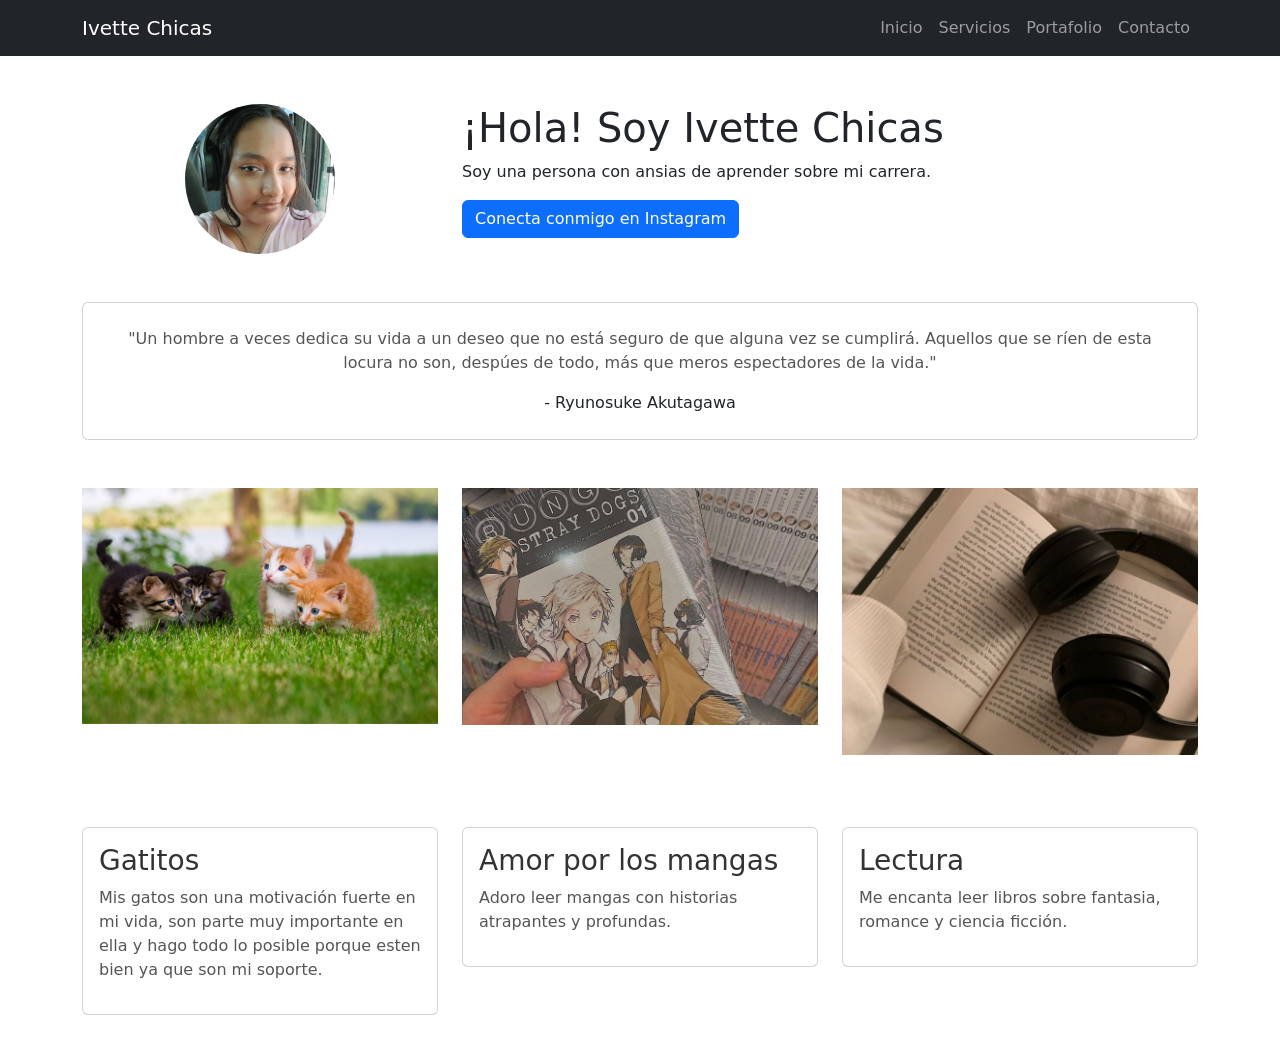
<file: Parcial II/index.html>
<!DOCTYPE html>
<html lang="en">
<head>
    <meta charset="UTF-8">
    <meta name="viewport" content="width=device-width, initial-scale=1.0">
    <title>Perfil personal - Ivette Chicas</title>
    <link rel="stylesheet" href="css/styles.css">
    <link rel="stylesheet" href="https://cdnjs.cloudflare.com/ajax/libs/bootstrap/5.3.0/css/bootstrap.min.css">
</head>
<body>
    <nav class="navbar navbar-expand-lg navbar-dark bg-dark">
        <div class="container">
            <a class="navbar-brand" href="index.html">Ivette Chicas</a>
            <button class="navbar-toggler" type="button" data-bs-toggle="collapse" data-bs-target="#navbarNav">
                <span class="navbar-toggler-icon"></span>
            </button>
            <div class="collapse navbar-collapse" id="navbarNav">
                <ul class="navbar-nav ms-auto">
                    <li class="nav-item"><a class="nav-link" href="index.html">Inicio</a></li>
                    <li class="nav-item"><a class="nav-link" href="servicios.html">Servicios</a></li>
                    <li class="nav-item"><a class="nav-link" href="portafolio.html">Portafolio</a></li>
                    <li class="nav-item"><a class="nav-link" href="contacto.html">Contacto</a></li>
                </ul>
            </div>
        </div>
    </nav>
    <section class="container my-5">
        <div class="row">
            <div class="col-md-4 text-center">
                <img src="img/ryu.jpeg" alt="Foto de perfil" class="rounded-circle img-fluid">
            </div>
            <div class="col-md-8">
                <h1>¡Hola! Soy Ivette Chicas</h1>
                <p>Soy una persona con ansias de aprender sobre mi carrera.</p>
                <a href="https://www.instagram.com/?hl=es" target="_blank" class="btn btn-primary">Conecta conmigo en Instagram</a>
    </section>
    <section class="container text-center my-5">
        <div class="card p-4">
            <p>"Un hombre a veces dedica su vida a un deseo que no está seguro de que alguna vez se cumplirá. Aquellos que se ríen de esta locura no son, despúes de todo, más que meros espectadores de la vida."</p>
            <footer>- Ryunosuke Akutagawa</footer>
        </div>
    </section>
    <section class="container my-5">
        <div class="row">
            <div class="col-lg-4 col-md-6 col-sm-12 mb-4">
                <img src="img/gatitos.jpg" alt="Imagen 1" class="img-fluid">
            </div>
            <div class="col-lg-4 col-md-6 col-sm-12 mb-4">
                <img src="img/descarga (8).jpg" alt="Imagen 2" class="img-fluid">
            </div>
            <div class="col-lg-4 col-md-6 col-sm-12 mb-4">
                <img src="img/lectura.jpg" class="img-fluid">
            </div>
        </div>
    </section>

    <section class="container my-5">
        <div class="row">
            <div class="col-lg-4 col-md-6 col-sm-12">
                <div class="card p-3">
                    <h3>Gatitos</h3>
                    <p>Mis gatos son una motivación fuerte en mi vida, son parte muy importante en ella y hago todo lo posible porque esten bien ya que son mi soporte.</p>
                </div>
            </div>
            <div class="col-lg-4 col-md-6 col-sm-12">
                <div class="card p-3">
                    <h3>Amor por los mangas</h3>
                    <p>Adoro leer mangas con historias atrapantes y profundas.</p>
                </div>
            </div>
            <div class="col-lg-4 col-md-6 col-sm-12">
                <div class="card p-3">
                    <h3>Lectura</h3>
                    <p>Me encanta leer libros sobre fantasia, romance y ciencia ficción.</p>
                </div>
            </div>
        </div>
    </section>

    <script src="https://cdnjs.cloudflare.com/ajax/libs/bootstrap/5.3.0/js/bootstrap.bundle.min.js"></script>
</body>
</html>

</body>
</html>
</file>
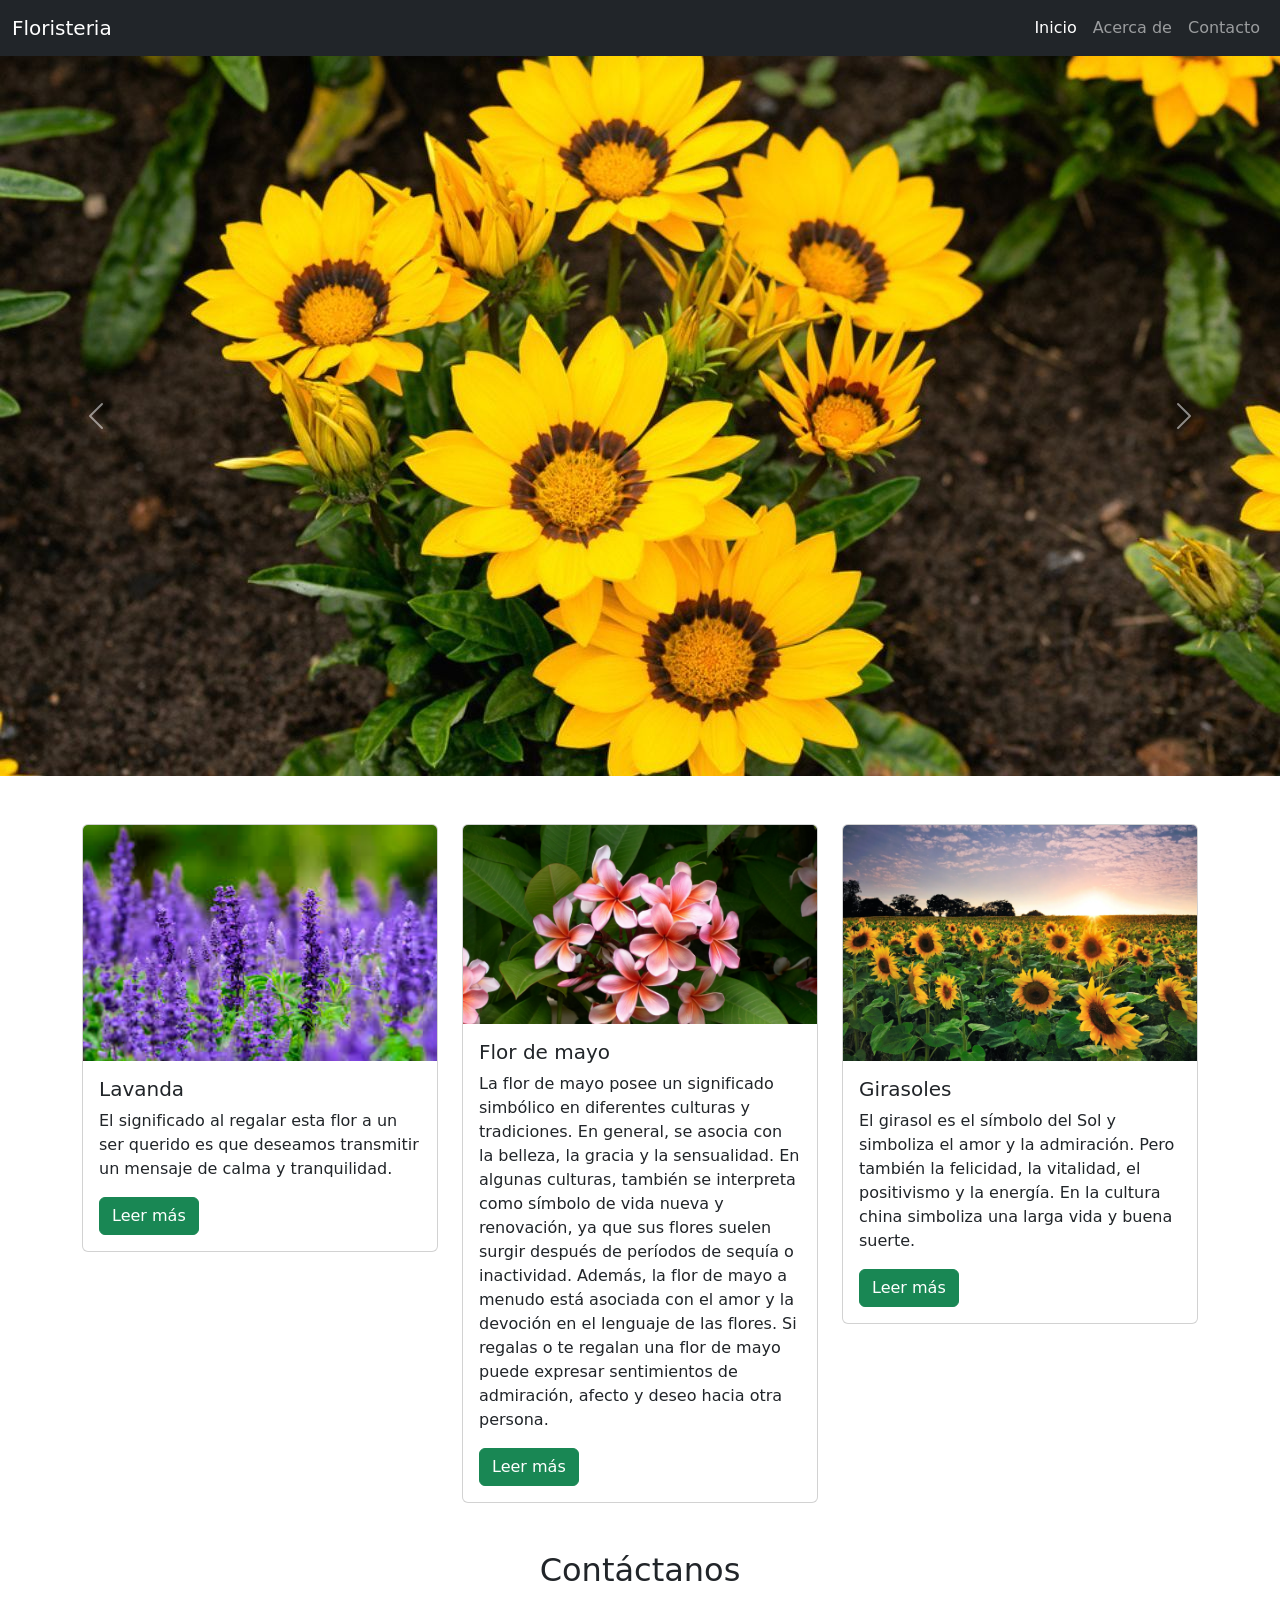
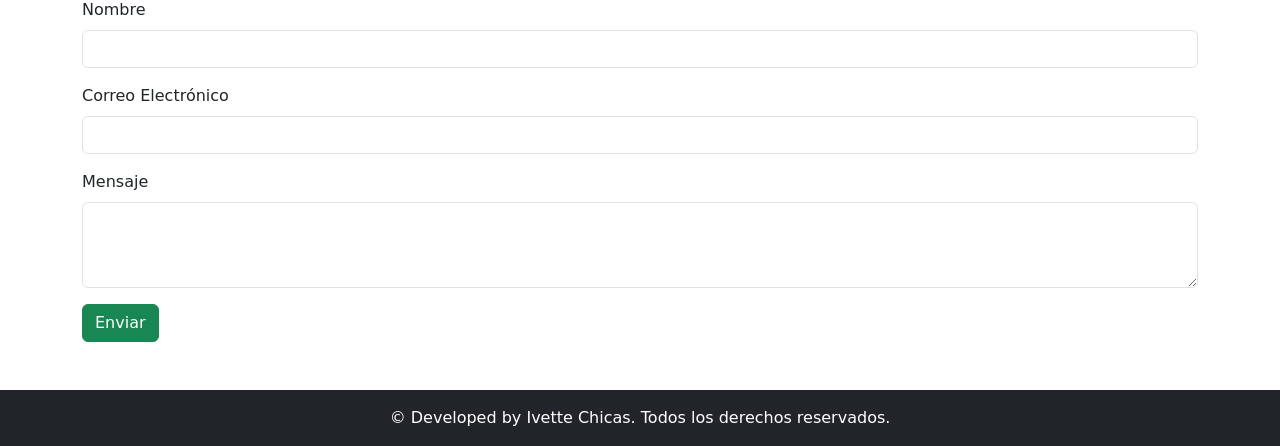
<file: Parcial/parcial.html>
<!DOCTYPE html>
<html lang="es">
<head>
    <meta charset="UTF-8">
    <meta name="viewport" content="width=device-width, initial-scale=1.0">
    <title>Mi floristeria</title>
    <link href="https://cdn.jsdelivr.net/npm/bootstrap@5.3.0/dist/css/bootstrap.min.css" rel="stylesheet">
</head>
<body>
    
    <nav class="navbar navbar-expand-lg navbar-dark bg-dark">
        <div class="container-fluid">
            <a class="navbar-brand" href="#">Floristeria</a>
            <button class="navbar-toggler" type="button" data-bs-toggle="collapse" data-bs-target="#navbarNav" aria-controls="navbarNav" aria-expanded="false" aria-label="Toggle navigation">
                <span class="navbar-toggler-icon"></span>
            </button>
            <div class="collapse navbar-collapse" id="navbarNav">
                <ul class="navbar-nav ms-auto">
                    <li class="nav-item">
                        <a class="nav-link active" aria-current="page" href="#">Inicio</a>
                    </li>
                    <li class="nav-item">
                        <a class="nav-link" href="#">Acerca de</a>
                    </li>
                    <li class="nav-item">
                        <a class="nav-link" href="#">Contacto</a>
                    </li>
                </ul>
            </div>
        </div>
    </nav>

  
    <div id="carouselExampleCaptions" class="carousel slide" data-bs-ride="carousel">
        <div class="carousel-inner">
            <div class="carousel-item active">
                <img src="img/flores-amarrillas.jpg" class="d-block w-100" alt="...">
            </div>
            <div class="carousel-item">
                <img src="img/images (2).jpg" class="d-block w-100" alt="...">
            </div>
            <div class="carousel-item">
                <img src="img/tipos-de-flores-azules-jpg-154626-1024x576.jpg" class="d-block w-100" alt="...">
            </div>
        </div>
        <button class="carousel-control-prev" type="button" data-bs-target="#carouselExampleCaptions" data-bs-slide="prev">
            <span class="carousel-control-prev-icon" aria-hidden="true"></span>
            <span class="visually-hidden">Previous</span>
        </button>
        <button class="carousel-control-next" type="button" data-bs-target="#carouselExampleCaptions" data-bs-slide="next">
            <span class="carousel-control-next-icon" aria-hidden="true"></span>
            <span class="visually-hidden">Next</span>
        </button>
    </div>

    <div class="container mt-5">
        <div class="row row-cols-1 row-cols-md-2 row-cols-lg-3 g-4">
            <div class="col">
                <div class="card">
                    <img src="img/images (1).jpg" class="card-img-top" alt="...">
                    <div class="card-body">
                        <h5 class="card-title">Lavanda</h5>
                        <p class="card-text">El significado al regalar esta flor a un ser querido es que deseamos transmitir un mensaje de calma y tranquilidad.</p>
                        <a href="#" class="btn btn-success">Leer más</a>
                    </div>
                </div>
            </div>
            <div class="col">
                <div class="card">
                    <img src="img/flor-de-mayo.webp" class="card-img-top" alt="...">
                    <div class="card-body">
                        <h5 class="card-title">Flor de mayo</h5>
                        <p class="card-text">La flor de mayo posee un significado simbólico en diferentes culturas y tradiciones. En general, se asocia con la belleza, la gracia y la sensualidad. En algunas culturas, también se interpreta como símbolo de vida nueva y renovación, ya que sus flores suelen surgir después de períodos de sequía o inactividad. Además, la flor de mayo a menudo está asociada con el amor y la devoción en el lenguaje de las flores. Si regalas o te regalan una flor de mayo puede expresar sentimientos de admiración, afecto y deseo hacia otra persona.</p>
                        <a href="#" class="btn btn-success">Leer más</a>
                    </div>
                </div>
            </div>
            <div class="col">
                <div class="card">
                    <img src="img/92913.webp" class="card-img-top" alt="...">
                    <div class="card-body">
                        <h5 class="card-title">Girasoles</h5>
                        <p class="card-text">El girasol es el símbolo del Sol y simboliza el amor y la admiración. Pero también la felicidad, la vitalidad, el positivismo y la energía. En la cultura china simboliza una larga vida y buena suerte.</p>
                        <a href="#" class="btn btn-success">Leer más</a>
                    </div>
                </div>
            </div>
        </div>
    </div>

   
    <div class="container mt-5">
        <h2 class="text-center">Contáctanos</h2>
        <form>
            <div class="mb-3">
                <label for="nombre" class="form-label">Nombre</label>
                <input type="text" class="form-control" id="nombre" required>
            </div>
            <div class="mb-3">
                <label for="email" class="form-label">Correo Electrónico</label>
                <input type="email" class="form-control" id="email" required>
            </div>
            <div class="mb-3">
                <label for="mensaje" class="form-label">Mensaje</label>
                <textarea class="form-control" id="mensaje" rows="3" required></textarea>
            </div>
            <button type="submit" class="btn btn-success">Enviar</button>
        </form>
    </div>

    <footer class="bg-dark text-white text-center p-3 mt-5">
        &copy; Developed by Ivette Chicas. Todos los derechos reservados.
    </footer>

    <script src="https://cdn.jsdelivr.net/npm/bootstrap@5.3.0/dist/js/bootstrap.bundle.min.js"></script>
</body>
</html>
</file>
<file: Parcial II/css/styles.css>
body {
    font-family: Arial, sans-serif;
}

.navbar-dark .navbar-brand {
    color: #ffffff;
}

.nav-link {
    color: #f8f9fa;
}

img.rounded-circle {
    width: 150px;
    height: 150px;
    object-fit: cover;
}

.card {
    border: none;
    background-color: #fcfcfc;
}

.card h3 {
    color: #333;
}

.card p {
    color: #555;
}
</file>
